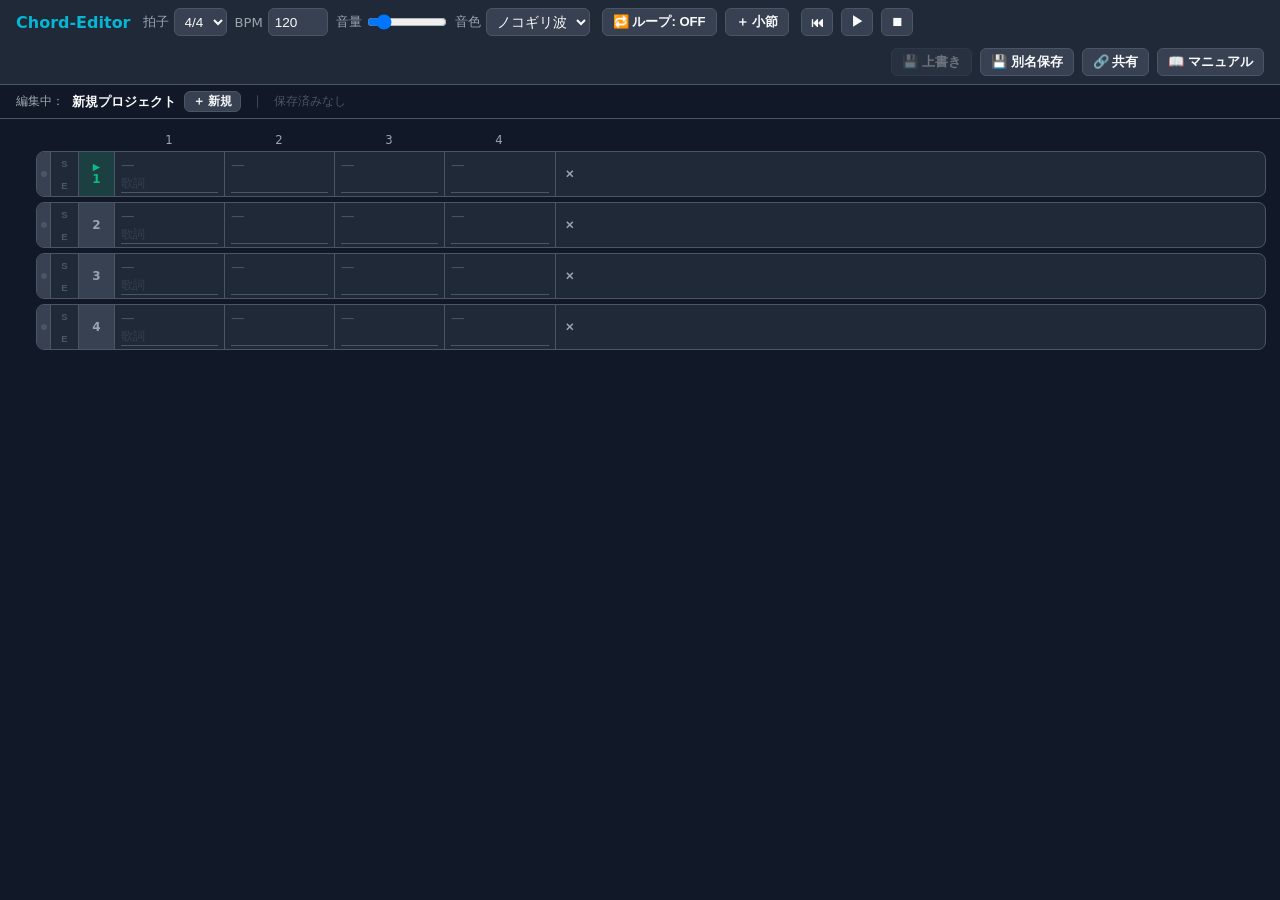
<file: index.html>
<!DOCTYPE html>
<html lang="ja">
<head>
  <meta charset="UTF-8">
  <meta name="viewport" content="width=device-width, initial-scale=1.0">
  <title>Chord-Editor</title>
  <link rel="stylesheet" href="css/style.css">
</head>
<body>
  <!-- ── Main toolbar ── -->
  <header id="toolbar">
    <span class="app-title">Chord-Editor</span>

    <div class="toolbar-group toolbar-settings">
      <label>拍子
        <select id="timeSig">
          <option value="4">4/4</option>
          <option value="3">3/4</option>
        </select>
      </label>
      <label>BPM
        <input type="number" id="bpm" value="120" min="40" max="240">
      </label>
      <label>音量
        <input type="range" id="volume" min="0" max="20" value="3" style="width:80px">
      </label>
      <label>音色
        <select id="timbre">
          <option value="sine">サイン波</option>
          <option value="triangle">三角波</option>
          <option value="sawtooth" selected>ノコギリ波</option>
          <option value="square">矩形波</option>
        </select>
      </label>
    </div>

    <div class="toolbar-group toolbar-loop-group">
      <button id="loopBtn" class="btn-secondary">
        <span class="tb-pc">🔁 <span class="loop-label">ループ: OFF</span></span>
        <span class="tb-mobile">🔁 <span class="loop-label">ループ: OFF</span></span>
      </button>
      <button id="addBarBtn" class="btn-secondary">
        <span class="tb-pc">＋ 小節</span>
        <span class="tb-mobile">小節＋</span>
      </button>
      <button id="undoBtn" class="btn-secondary mobile-only">↩ 元に戻す</button>
    </div>

    <div class="toolbar-group toolbar-play-group">
      <button id="rewindBtn" class="btn-secondary playbar-btn">⏮</button>
      <button id="playBtn"   class="btn-secondary playbar-btn">▶</button>
      <button id="stopBtn"   class="btn-secondary playbar-btn">■</button>
    </div>

    <div class="toolbar-group toolbar-group-right">
      <button id="overwriteBtn" class="btn-secondary" disabled>💾 上書き</button>
      <button id="saveAsBtn"    class="btn-secondary">💾 別名保存</button>
      <button id="shareBtn"     class="btn-secondary">🔗 共有</button>
      <button id="manualBtn"    class="btn-secondary">📖 マニュアル</button>
    </div>
  </header>

  <!-- ── Project list ── -->
  <div id="project-bar">
    <span class="project-bar-label">編集中：</span>
    <span id="current-project-name" class="current-project-name">新規プロジェクト</span>
    <span id="dirty-indicator" class="dirty-indicator" style="display:none">●</span>
    <button id="newProjectBtn" class="btn-secondary btn-xs">＋ 新規</button>
    <span class="project-bar-sep">｜</span>
    <div id="project-list"></div>
  </div>

  <!-- ── Context toolbar (shown when bars selected) ── -->
  <div id="context-toolbar" class="hidden">
    <span id="ctx-label"></span>
    <button id="ctx-copy"      class="btn-secondary">コピー</button>
    <button id="ctx-paste"     class="btn-secondary">貼り付け</button>
    <button id="ctx-insert"    class="btn-secondary">下に挿入</button>
    <span class="ctx-sep">転調（選択）：</span>
    <button id="ctx-t-up"      class="btn-secondary">＋1半音</button>
    <button id="ctx-t-down"    class="btn-secondary">－1半音</button>
    <span class="ctx-sep">転調（全体）：</span>
    <button id="ctx-t-all-up"  class="btn-secondary">＋1半音</button>
    <button id="ctx-t-all-down" class="btn-secondary">－1半音</button>
    <button id="ctx-deselect"  class="btn-secondary">選択解除</button>
  </div>

  <!-- ── Main layout ── -->
  <div id="layout">
    <div id="grid-wrapper">
      <div id="beat-header"></div>
      <div id="grid"></div>
    </div>

    <div id="resize-handle"></div>

    <!-- ── Chord panel ── -->
    <aside id="chord-panel" class="hidden">
      <div id="panel-header">
        <span id="panel-title">コード選択</span>
        <div id="key-selector">
          <label>キー
            <select id="keyRoot">
              <option value="">—</option>
              <option>C</option><option>C#</option><option>D</option>
              <option>D#</option><option>E</option><option>F</option>
              <option>F#</option><option>G</option><option>G#</option>
              <option>A</option><option>A#</option><option>B</option>
            </select>
            <select id="keyMode">
              <option value="major">長調</option>
              <option value="minor">短調</option>
            </select>
          </label>
        </div>
        <button id="close-panel">✕</button>
      </div>

      <!-- タップ中のコード/音を大きく表示 -->
      <div id="active-chord-display-wrap">
        <div id="active-chord-display"></div>
        <span id="chord-confirm-hint" class="chord-confirm-hint">ダブルタップまたは「×」をタップで確定</span>
        <div id="octave-control">
          <span class="octave-label">オクターブ</span>
          <button id="oct-up" class="oct-btn">＋</button>
          <button id="oct-down" class="oct-btn">－</button>
        </div>
      </div>

      <div id="piano-wrap">
        <div id="piano"></div>
        <div id="piano-note-label">—</div>
      </div>

      <div class="cell-actions">
        <button id="rest-btn"  class="action-btn rest-btn">∅ 休符（無音）</button>
        <button id="clear-btn" class="action-btn clear-btn">— クリア（前のコードが続く）</button>
      </div>

      <section class="panel-section">
<div id="matrix-wrap">
          <div id="matrix-header"></div>
          <div id="matrix-body"></div>
        </div>
      </section>

      <section class="panel-section" id="bass-section">
        <h4>オンコード <span class="section-hint">（/ベース音）</span></h4>
        <div id="bass-list"></div>
        <button id="clear-bass" class="btn-small">ベース音クリア</button>
      </section>

      <section class="panel-section" id="theory-section" style="display:none">
<p id="theory-text"></p>
      </section>
    </aside>
  </div>

  <!-- ── Manual modal ── -->
  <div id="manual-overlay" class="manual-overlay hidden">
    <div id="manual-modal" class="manual-modal">
      <button id="manual-close" class="manual-close">✕</button>
      <h2>📖 操作マニュアル</h2>
      <div class="manual-grid">

        <div class="manual-item">
          <h3>🎵 キー・調の設定</h3>
          <p>パネル上部の「キー」セレクターでキーと調を設定します。コードボタンの色が濃いほど、理論的に自然なコードです。</p>
        </div>

        <div class="manual-item">
          <h3>🎹 コードの入力</h3>
          <p>譜面を<span class="pc-word">クリック</span><span class="mobile-word">タップ</span>するとパネルが開きます。コードボタンを<span class="pc-word">クリック</span><span class="mobile-word">タップ</span>している間プレビュー音が鳴ります。</p>
        </div>

        <div class="manual-item">
          <h3>🎹 単音プレビュー</h3>
          <p>パネルの鍵盤を押している間、その音が鳴ります。</p>
        </div>

        <div class="manual-item">
          <h3>🎸 オンコード（分数コード）</h3>
          <p>「オンコード」欄でベース音を選択してからコードを選択すると <code>C/E</code> のような分数コードになります。</p>
        </div>

        <div class="manual-item">
          <h3>▶ 再生・ループ</h3>
          <p>上部の ▶ で頭から再生。各小節左端の番号を<span class="pc-word">クリック</span><span class="mobile-word">タップ</span>するとその小節から再生します。<code>S</code>/<code>E</code> ボタンでループ範囲を設定できます。</p>
        </div>

        <div class="manual-item">
          <h3>📋 小節の選択・コピペ・転調</h3>
          <p>各小節左端の ● を<span class="pc-word">クリック</span><span class="mobile-word">タップ</span>して小節を選択できます（複数可）。選択範囲の転調（半音単位）、コピー＆貼り付けができます。</p>
        </div>

        <div class="manual-item">
          <h3>💾 プロジェクト管理</h3>
          <p>未保存の変更がある場合、プロジェクト名の横に <span style="color:#f59e0b;font-weight:700">●</span> が表示されます。🔗 共有ボタンで現在の状態をURLとしてコピーできます。</p>
        </div>

        <div class="manual-item manual-item-full pc-only">
          <h3>⌨️ ショートカット</h3>
          <div class="shortcut-row">
            <span><kbd>Ctrl+Z</kbd> 取り消し</span>
            <span><kbd>Ctrl+S</kbd> 上書き保存</span>
            <span><kbd>Ctrl+C</kbd> コピー</span>
            <span><kbd>Ctrl+V</kbd> 貼り付け</span>
          </div>
        </div>

      </div>
    </div>
  </div>

  <script src="js/theory.js"></script>
  <script src="js/audio.js"></script>
  <script src="js/app.js"></script>
</body>
</html>
</file>
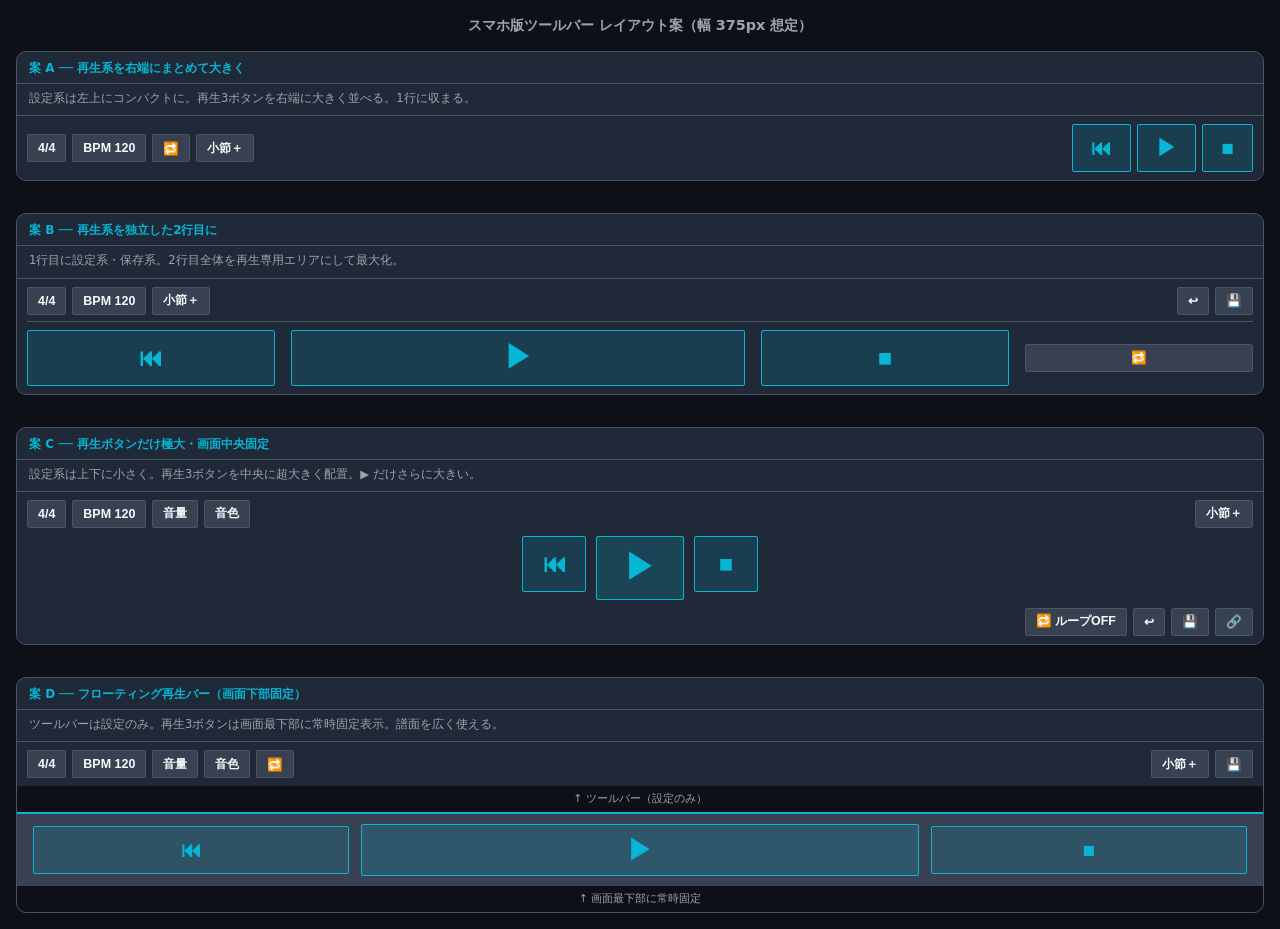
<file: proposals/mobile-toolbar.html>
<!DOCTYPE html>
<html lang="ja">
<head>
  <meta charset="UTF-8">
  <meta name="viewport" content="width=device-width, initial-scale=1.0">
  <title>モバイルツールバー案</title>
  <style>
    *, *::before, *::after { box-sizing: border-box; margin: 0; padding: 0; }
    :root {
      --bg: #111827; --bg2: #1f2937; --bg3: #374151;
      --border: #4b5563; --text: #f9fafb; --text-muted: #9ca3af;
      --accent: #06b6d4;
    }
    body { font-family: 'Segoe UI', system-ui, sans-serif; background: #0d1117; color: var(--text); padding: 16px; display: flex; flex-direction: column; gap: 32px; }
    h1 { font-size: 0.9rem; color: var(--text-muted); text-align: center; margin-bottom: -16px; }
    .case { background: var(--bg2); border: 1px solid var(--border); border-radius: 10px; overflow: hidden; }
    .case-label { font-size: 0.75rem; color: var(--accent); font-weight: 700; padding: 8px 12px 6px; border-bottom: 1px solid var(--border); }
    .case-desc  { font-size: 0.72rem; color: var(--text-muted); padding: 6px 12px 8px; border-bottom: 1px solid var(--border); line-height: 1.5; }
    .toolbar { background: var(--bg2); padding: 8px 10px; display: flex; align-items: center; gap: 6px; flex-wrap: wrap; }
    button { cursor: pointer; border: none; border-radius: 2px; font-weight: 600; transition: opacity 0.15s; white-space: nowrap; background: var(--bg3); color: var(--text); border: 1px solid var(--border); }
    .btn-sm  { height: 28px; padding: 0 10px; font-size: 0.78rem; }
    .btn-lg  { height: 48px; padding: 0 18px; font-size: 1.3rem; }
    .btn-xl  { height: 56px; padding: 0 20px; font-size: 1.5rem; }
    .btn-play { background: rgba(6,182,212,0.15); border-color: var(--accent); color: var(--accent); }
    .spacer { flex: 1; }
    .row { display: flex; align-items: center; gap: 6px; width: 100%; }
    .row-top { border-bottom: 1px solid var(--border); padding-bottom: 6px; margin-bottom: 2px; }

    /* ── 案A: 再生系を右端にまとめて大きく ── */
    .a-wrap { display: flex; align-items: center; gap: 6px; width: 100%; flex-wrap: wrap; }

    /* ── 案B: 再生系を独立した行に ── */

    /* ── 案C: 再生系を中央に固定・超大きく ── */
    .c-center { display: flex; justify-content: center; gap: 10px; width: 100%; padding: 4px 0; }
  </style>
</head>
<body>

<h1>スマホ版ツールバー レイアウト案（幅 375px 想定）</h1>

<!-- ── 案 A ── -->
<div class="case">
  <div class="case-label">案 A ── 再生系を右端にまとめて大きく</div>
  <div class="case-desc">設定系は左上にコンパクトに。再生3ボタンを右端に大きく並べる。1行に収まる。</div>
  <div class="toolbar">
    <button class="btn-sm">4/4</button>
    <button class="btn-sm">BPM 120</button>
    <button class="btn-sm">🔁</button>
    <button class="btn-sm">小節＋</button>
    <div class="spacer"></div>
    <button class="btn-lg btn-play">⏮</button>
    <button class="btn-lg btn-play">▶</button>
    <button class="btn-lg btn-play">■</button>
  </div>
</div>

<!-- ── 案 B ── -->
<div class="case">
  <div class="case-label">案 B ── 再生系を独立した2行目に</div>
  <div class="case-desc">1行目に設定系・保存系。2行目全体を再生専用エリアにして最大化。</div>
  <div class="toolbar" style="flex-direction: column; gap: 6px;">
    <div class="row row-top">
      <button class="btn-sm">4/4</button>
      <button class="btn-sm">BPM 120</button>
      <button class="btn-sm">小節＋</button>
      <div class="spacer"></div>
      <button class="btn-sm">↩</button>
      <button class="btn-sm">💾</button>
    </div>
    <div class="row" style="justify-content: center; gap: 16px;">
      <button class="btn-xl btn-play" style="flex:1">⏮</button>
      <button class="btn-xl btn-play" style="flex:2; font-size:1.8rem">▶</button>
      <button class="btn-xl btn-play" style="flex:1">■</button>
      <button class="btn-sm" style="flex:1">🔁</button>
    </div>
  </div>
</div>

<!-- ── 案 C ── -->
<div class="case">
  <div class="case-label">案 C ── 再生ボタンだけ極大・画面中央固定</div>
  <div class="case-desc">設定系は上下に小さく。再生3ボタンを中央に超大きく配置。▶ だけさらに大きい。</div>
  <div class="toolbar" style="flex-direction: column; gap: 4px;">
    <div class="row">
      <button class="btn-sm">4/4</button>
      <button class="btn-sm">BPM 120</button>
      <button class="btn-sm">音量</button>
      <button class="btn-sm">音色</button>
      <div class="spacer"></div>
      <button class="btn-sm">小節＋</button>
    </div>
    <div class="c-center">
      <button class="btn-xl btn-play" style="width:64px">⏮</button>
      <button class="btn-play" style="width:88px; height:64px; font-size:2rem; border-radius:2px; border:1px solid var(--accent); background:rgba(6,182,212,0.2); color:var(--accent)">▶</button>
      <button class="btn-xl btn-play" style="width:64px">■</button>
    </div>
    <div class="row" style="justify-content: flex-end;">
      <button class="btn-sm">🔁 ループOFF</button>
      <button class="btn-sm">↩</button>
      <button class="btn-sm">💾</button>
      <button class="btn-sm">🔗</button>
    </div>
  </div>
</div>

<!-- ── 案 D ── -->
<div class="case">
  <div class="case-label">案 D ── フローティング再生バー（画面下部固定）</div>
  <div class="case-desc">ツールバーは設定のみ。再生3ボタンは画面最下部に常時固定表示。譜面を広く使える。</div>
  <div class="toolbar">
    <button class="btn-sm">4/4</button>
    <button class="btn-sm">BPM 120</button>
    <button class="btn-sm">音量</button>
    <button class="btn-sm">音色</button>
    <button class="btn-sm">🔁</button>
    <div class="spacer"></div>
    <button class="btn-sm">小節＋</button>
    <button class="btn-sm">💾</button>
  </div>
  <div style="background:#0d1117; padding: 6px 10px; font-size:0.68rem; color:var(--text-muted); text-align:center;">
    ↑ ツールバー（設定のみ）
  </div>
  <div style="background:var(--bg3); border-top: 2px solid var(--accent); padding: 10px 16px; display:flex; gap:12px; justify-content:center; align-items:center;">
    <button class="btn-lg btn-play" style="flex:1">⏮</button>
    <button class="btn-play" style="flex:2; height:52px; font-size:1.6rem; border-radius:2px; border:1px solid var(--accent); background:rgba(6,182,212,0.2); color:var(--accent)">▶</button>
    <button class="btn-lg btn-play" style="flex:1">■</button>
  </div>
  <div style="background:#0d1117; padding: 6px 10px; font-size:0.68rem; color:var(--text-muted); text-align:center;">
    ↑ 画面最下部に常時固定
  </div>
</div>

</body>
</html>
</file>
<file: css/style.css>
/* ── Reset & Base ── */
*, *::before, *::after { box-sizing: border-box; margin: 0; padding: 0; }

:root {
  --bg: #111827;
  --bg2: #1f2937;
  --bg3: #374151;
  --border: #4b5563;
  --text: #f9fafb;
  --text-muted: #9ca3af;
  --accent: #06b6d4;
  --accent-dim: #0e7490;
  --rest: #f59e0b;
  --playhead: #10b981;
  --selected: #7c3aed;
}

body {
  font-family: 'Segoe UI', system-ui, sans-serif;
  background: var(--bg);
  color: var(--text);
  height: 100vh;
  display: flex;
  flex-direction: column;
  overflow: hidden;
}

/* ── Toolbar ── */
#toolbar {
  display: flex;
  align-items: center;
  gap: 12px;
  padding: 8px 16px;
  background: var(--bg2);
  border-bottom: 1px solid var(--border);
  flex-shrink: 0;
  flex-wrap: wrap;
}

.app-title {
  font-size: 1rem;
  font-weight: 700;
  color: var(--accent);
  white-space: nowrap;
}

.toolbar-group {
  display: flex;
  align-items: center;
  gap: 8px;
}
.toolbar-group-right { margin-left: auto; }

label {
  display: flex;
  align-items: center;
  gap: 5px;
  font-size: 0.82rem;
  color: var(--text-muted);
}

input[type="number"] {
  width: 60px;
  background: var(--bg3);
  border: 1px solid var(--border);
  color: var(--text);
  border-radius: 6px;
  padding: 3px 6px;
  font-size: 0.85rem;
}

select {
  background: var(--bg3);
  border: 1px solid var(--border);
  color: var(--text);
  border-radius: 6px;
  padding: 3px 6px;
  font-size: 0.85rem;
}

button {
  cursor: pointer;
  border: none;
  border-radius: 6px;
  padding: 5px 12px;
  font-size: 0.82rem;
  font-weight: 600;
  transition: opacity 0.15s;
  white-space: nowrap;
}

/* ── ツールバー要素高さ統一 ── */
#toolbar button {
  height: 28px;
  padding: 0 10px;
  box-sizing: border-box;
  display: inline-flex;
  align-items: center;
  justify-content: center;
}
#toolbar select,
#toolbar input[type="number"] {
  height: 28px;
  padding: 4px 6px;
  box-sizing: border-box;
}
#toolbar label {
  height: 28px;
  align-items: center;
}
/* アイコンボタンは幅を揃える */
#rewindBtn, #playBtn, #stopBtn { width: 32px; padding: 0; }
#stopBtn { font-size: 1.05rem; }
button:disabled { opacity: 0.35; cursor: default; }
button:hover:not(:disabled) { opacity: 0.82; }

.btn-primary  { background: var(--accent); color: #000; }
.btn-secondary { background: var(--bg3); color: var(--text); border: 1px solid var(--border); }

/* ── Project bar ── */
#project-bar {
  display: flex;
  align-items: center;
  gap: 8px;
  padding: 5px 16px;
  background: var(--bg);
  border-bottom: 1px solid var(--border);
  flex-shrink: 0;
  min-height: 34px;
  flex-wrap: wrap;
}
.project-bar-label    { font-size: 0.78rem; color: var(--text-muted); white-space: nowrap; }
.current-project-name { font-size: 0.82rem; font-weight: 700; color: var(--text); white-space: nowrap; }
.dirty-indicator      { font-size: 0.70rem; color: #f59e0b; margin-left: -4px; }
.project-bar-sep      { color: var(--border); font-size: 0.8rem; margin: 0 2px; }
.btn-xs               { font-size: 0.72rem; padding: 2px 8px; }
#project-list { display: flex; gap: 6px; flex-wrap: wrap; }
.project-item { display: flex; align-items: center; }
.project-load-btn {
  background: var(--bg2);
  border: 1px solid var(--border);
  color: var(--text);
  border-radius: 6px 0 0 6px;
  padding: 0 10px;
  height: 24px;
  font-size: 0.78rem;
  display: inline-flex;
  align-items: center;
}
.project-del-btn {
  background: var(--bg2);
  border: 1px solid var(--border);
  border-left: none;
  color: var(--text-muted);
  border-radius: 0 6px 6px 0;
  padding: 0 7px;
  height: 24px;
  font-size: 0.72rem;
  display: inline-flex;
  align-items: center;
}
.project-del-btn:hover { color: #ef4444; }
.no-projects { font-size: 0.75rem; color: var(--border); }

/* ── Context toolbar ── */
#context-toolbar {
  display: flex;
  align-items: center;
  gap: 6px;
  padding: 5px 16px;
  background: rgba(124,58,237,0.12);
  border-bottom: 1px solid var(--selected);
  flex-shrink: 0;
  flex-wrap: wrap;
}
#context-toolbar.hidden { display: none; }
#ctx-label { font-size: 0.8rem; color: var(--selected); font-weight: 600; margin-right: 4px; }
.ctx-sep { font-size: 0.75rem; color: var(--text-muted); margin: 0 4px; }

/* ── Layout ── */
#layout {
  display: flex;
  flex: 1;
  overflow: hidden;
}

#resize-handle {
  width: 5px;
  flex-shrink: 0;
  background: var(--border);
  cursor: col-resize;
  transition: background 0.15s;
  display: none;
}
#resize-handle.visible { display: block; }
#resize-handle:hover,
#resize-handle.dragging { background: var(--accent); }

#grid-wrapper {
  flex: 1;
  overflow: auto;
  padding: 14px;
}

/* ── Beat header ── */
#beat-header {
  display: flex;
  align-items: center;
  margin-bottom: 4px;
}
.bar-outer-spacer{ width: 22px; flex-shrink: 0; }
.bar-sel-spacer  { width: 14px; flex-shrink: 0; }
.bar-loop-spacer { width: 28px; flex-shrink: 0; }
.bar-num-spacer  { width: 36px; flex-shrink: 0; }
.bar-ctrl-spacer { width: 28px; flex-shrink: 0; }
.beat-header-cell {
  width: 110px;
  flex-shrink: 0;
  text-align: center;
  font-size: 0.73rem;
  color: var(--text-muted);
}

/* ── Grid ── */
#grid { display: flex; flex-direction: column; gap: 5px; }

/* ── Section markers ── */
.bar-outer {
  position: relative;
  padding-left: 22px; /* narrow left margin — just enough for ▶ */
}

/* Add button: no background, sits in the gap between bars */
.section-add-btn {
  display: none;
  position: absolute;
  left: 2px;
  top: 0;                    /* top edge = midpoint of the gap between bars */
  transform: translateY(-50%);
  background: none;
  border: none;
  color: var(--accent);
  font-size: 0.65rem;
  padding: 2px;
  cursor: pointer;
  z-index: 10;
  line-height: 1;
  opacity: 0.8;
}
.bar-outer:hover .section-add-btn { display: inline-flex; align-items: center; }
.section-add-btn:hover { opacity: 1; }

/* Active section tag: block element above bar-row, takes vertical space */
.section-tag {
  display: flex;
  align-items: center;
  gap: 6px;
  padding: 5px 4px 5px 0;
  border-bottom: 2px solid var(--accent);
  margin-bottom: 4px;
}
.section-name-input {
  background: transparent;
  border: none;
  color: var(--accent);
  font-size: 0.78rem;
  font-weight: 700;
  width: 100px;
  padding: 0 2px;
  outline: none;
}
.section-name-input:focus { border-bottom: 1px dashed var(--accent); }
.section-del-btn {
  background: transparent;
  border: none;
  color: var(--text-muted);
  font-size: 0.68rem;
  padding: 0 2px;
  cursor: pointer;
  line-height: 1;
}
.section-del-btn:hover { color: #ef4444; }

.bar-row {
  display: flex;
  align-items: stretch;
  background: var(--bg2);
  border: 1px solid var(--border);
  border-radius: 8px;
  overflow: hidden;
  transition: border-color 0.1s;
}
.bar-row.bar-selected { border-color: var(--selected); background: rgba(124,58,237,0.08); }

/* Selection toggle */
.bar-sel-btn {
  width: 14px;
  flex-shrink: 0;
  background: var(--bg3);
  border-right: 1px solid var(--border);
  cursor: pointer;
  display: flex;
  align-items: center;
  justify-content: center;
  transition: background 0.1s;
}
.bar-sel-btn::after { content: ''; width: 6px; height: 6px; border-radius: 50%; background: var(--border); }
.bar-sel-btn.active { background: rgba(124,58,237,0.3); }
.bar-sel-btn.active::after { background: var(--selected); }
.bar-sel-btn:hover { background: var(--border); }

/* Loop start/end flags */
.bar-loop-flags {
  width: 28px;
  flex-shrink: 0;
  display: flex;
  flex-direction: column;
  border-right: 1px solid var(--border);
}
.loop-flag-btn {
  flex: 1;
  padding: 0;
  font-size: 0.60rem;
  font-weight: 800;
  border: none;
  border-radius: 0;
  background: transparent;
  color: var(--border);
  cursor: pointer;
  letter-spacing: 0;
  transition: background 0.1s, color 0.1s;
}
.loop-flag-btn:hover { background: var(--bg3); color: var(--text-muted); }
.loop-flag-s.active { background: rgba(16,185,129,0.25); color: var(--playhead); }
.loop-flag-e.active { background: rgba(239,68,68,0.20);  color: #ef4444; }

.bar-label {
  width: 36px;
  flex-shrink: 0;
  display: flex;
  flex-direction: column;
  align-items: center;
  justify-content: center;
  font-size: 0.75rem;
  color: var(--text-muted);
  background: var(--bg3);
  border-right: 1px solid var(--border);
  font-weight: 700;
  cursor: pointer;
  line-height: 1.2;
  transition: background 0.1s;
}
.bar-label:hover { background: var(--border); }
.bar-label-start { color: var(--playhead); background: rgba(16,185,129,0.15); }
.bar-label-play { font-size: 0.6rem; line-height: 1; }

.beat-cell {
  min-width: 110px;
  width: auto;
  flex-shrink: 0;
  display: flex;
  flex-direction: column;
  padding: 3px 6px 3px 6px;
  cursor: pointer;
  border-right: 1px solid var(--border);
  transition: background 0.1s;
  min-height: 40px;
  position: relative;
}
.beat-cell:last-of-type { border-right: none; }
.beat-cell:hover { background: var(--bg3); }
.beat-cell.selected { background: rgba(124,58,237,0.22); outline: 2px solid var(--selected); outline-offset: -2px; }
.beat-cell.playhead { background: rgba(16,185,129,0.18); outline: 2px solid var(--playhead); outline-offset: -2px; }

.chord-display {
  font-size: 0.90rem;
  font-weight: 700;
  min-height: 20px;
  display: flex;
  align-items: center;
  gap: 5px;
  white-space: nowrap;
}
.chord-display.has-chord { color: var(--accent); }
.chord-display.rest      { color: var(--rest); }
.chord-display.empty     { color: var(--border); font-weight: 400; font-size: 0.85rem; }

.roman-numeral {
  font-size: 0.68rem;
  color: var(--text-muted);
  letter-spacing: 0.01em;
  pointer-events: none;
  white-space: nowrap;
  flex-shrink: 0;
}

.lyric-input {
  margin-top: auto;
  background: transparent;
  border: none;
  border-bottom: 1px solid var(--border);
  color: var(--text-muted);
  font-size: 0.73rem;
  width: 100%;
  min-width: 0;
  outline: none;
  padding: 1px 0;
  field-sizing: content; /* Chrome 123+: input expands with content */
}
.lyric-input:focus { border-bottom-color: var(--accent); color: var(--text); }
.lyric-input::placeholder { color: var(--bg3); }

.bar-del-btn {
  width: 28px;
  flex-shrink: 0;
  background: transparent;
  color: var(--text-muted);
  font-size: 0.7rem;
  padding: 0;
  border: none;
  border-left: 1px solid var(--border);
  border-radius: 0;
  align-self: stretch;
}
.bar-del-btn:hover { background: rgba(239,68,68,0.2); color: #ef4444; }

/* ── Chord Panel ── */
#chord-panel {
  width: 720px;
  flex-shrink: 0;
  background: var(--bg2);
  border-left: 1px solid var(--border);
  display: flex;
  flex-direction: column;
  overflow-y: auto;
  padding: 14px;
  gap: 10px;
}
#chord-panel.hidden { display: none; }

#panel-header { display: flex; align-items: center; gap: 10px; }
#panel-title  { font-weight: 700; font-size: 0.92rem; color: var(--accent); white-space: nowrap; }
#key-selector { display: flex; align-items: center; gap: 6px; flex: 1; padding: 0; justify-content: flex-end; }
#key-selector label { font-size: 0.82rem; color: var(--text-muted); gap: 6px; }
#close-panel  { background: transparent; color: var(--text-muted); font-size: 1rem; padding: 3px 7px; border: 1px solid var(--border); flex-shrink: 0; }

.cell-actions { display: flex; gap: 5px; }
.action-btn {
  flex: 1; padding: 7px 8px; background: var(--bg3);
  border: 1px solid var(--border); border-radius: 6px;
  font-size: 0.78rem; text-align: left;
}
.action-btn.rest-btn  { color: var(--rest); }
.action-btn.clear-btn { color: var(--text-muted); }

.panel-section h4 {
  font-size: 0.75rem;
  text-transform: uppercase;
  letter-spacing: 0.07em;
  color: var(--text-muted);
  margin-bottom: 7px;
}
.section-hint { font-size: 0.68rem; text-transform: none; letter-spacing: 0; color: var(--border); }

/* Key selector is now inline inside #panel-header — styles defined there */

/* Piano keyboard */
#piano-wrap {
  background: var(--bg3);
  border: 1px solid var(--border);
  border-radius: 8px;
  padding: 10px 10px 6px;
  display: flex;
  flex-direction: column;
  align-items: center;
  gap: 5px;
}
#piano { position: relative; user-select: none; }
.piano-key { position: absolute; top: 0; border-radius: 0 0 4px 4px; cursor: pointer; transition: background 0.04s; }
.piano-white { background: #e8e8e8; border: 1px solid #999; border-top: none; }
.piano-white:active, .piano-white.piano-lit { background: var(--accent); }
.piano-black { background: #222; border: 1px solid #000; }
.piano-black:active, .piano-black.piano-lit { background: var(--accent-dim); }
#piano-note-label { font-size: 0.72rem; color: var(--text-muted); letter-spacing: 0.1em; min-height: 15px; }

/* Recommended */
#recommended-list { display: flex; flex-wrap: wrap; gap: 5px; }
.rec-btn {
  background: var(--accent-dim); color: #fff;
  font-size: 0.88rem; padding: 5px 11px;
  border-radius: 20px; font-weight: 700;
}
.rec-btn:hover { background: var(--accent); }

/* Matrix */
#matrix-wrap { overflow-x: auto; overflow-y: visible; -webkit-overflow-scrolling: touch; overscroll-behavior-x: contain; }
@media (max-width: 768px) {
  #matrix-wrap { overflow-x: scroll; scrollbar-width: none; }
  #matrix-wrap::-webkit-scrollbar { display: none; }
  #matrix-scrollbar-track {
    height: 38px;
    background: var(--bg3);
    border-radius: 6px;
    position: relative;
    margin-top: 4px;
    overflow: hidden;
  }
  #matrix-scrollbar-thumb {
    position: absolute;
    top: 4px;
    left: 0;
    height: calc(100% - 8px);
    background: var(--border);
    border-radius: 5px;
    cursor: grab;
    touch-action: none;
  }
  #matrix-scrollbar-thumb:active { background: var(--accent); cursor: grabbing; }
  #active-chord-display { font-size: 1.3rem; }
}
#matrix-header, .matrix-row { display: flex; gap: 2px; margin-bottom: 2px; }
.matrix-corner   { width: 28px; flex-shrink: 0; }
.matrix-col-head { width: 36px; flex-shrink: 0; text-align: center; font-size: 0.63rem; color: var(--text-muted); }
.matrix-row-head { width: 28px; flex-shrink: 0; display: flex; align-items: center; font-size: 0.7rem; color: var(--text-muted); font-weight: 600; }
.matrix-cell {
  width: 36px; height: 28px; flex-shrink: 0;
  border-radius: 4px; font-size: 0.58rem; font-weight: 800;
  padding: 0; border: none; cursor: pointer;
  transition: transform 0.1s;
}
.matrix-cell:hover { transform: scale(1.15); z-index: 1; position: relative; }
@media (pointer: coarse) { .matrix-cell:hover { transform: none; } }

/* Tonal function legend */
#fn-legend { display: flex; align-items: center; gap: 5px; flex-wrap: wrap; margin-top: 5px; font-size: 0.73rem; }
.fn-badge { border: 2px solid; border-radius: 4px; padding: 1px 5px; font-weight: 800; font-size: 0.68rem; }
.fn-name  { color: var(--text-muted); margin-right: 6px; }

/* Bass selector */
#bass-list { display: flex; flex-wrap: wrap; gap: 4px; margin-bottom: 5px; }
.bass-btn {
  padding: 3px 9px; background: var(--bg3); color: var(--text-muted);
  border: 1px solid var(--border); border-radius: 14px; font-size: 0.78rem;
}
.bass-btn.active { background: var(--accent); color: #000; border-color: var(--accent); font-weight: 700; }
.btn-small { font-size: 0.73rem; padding: 3px 9px; background: var(--bg3); color: var(--text-muted); border: 1px solid var(--border); }

/* ── Manual modal ── */
.manual-overlay {
  position: fixed;
  inset: 0;
  background: rgba(0,0,0,0.65);
  z-index: 1000;
  display: flex;
  align-items: center;
  justify-content: center;
}
.manual-overlay.hidden { display: none; }

.manual-modal {
  background: var(--bg2);
  border: 1px solid var(--border);
  border-radius: 12px;
  width: min(860px, 94vw);
  max-height: 90vh;
  overflow-y: auto;
  padding: 20px 26px 22px;
  position: relative;
  color: var(--text);
}
.manual-modal h2 {
  font-size: 1rem;
  font-weight: 800;
  color: var(--accent);
  margin-bottom: 14px;
  padding-right: 28px;
}
.manual-grid {
  display: grid;
  grid-template-columns: 1fr 1fr;
  gap: 10px 20px;
}
.manual-item { }
.manual-item-full { grid-column: 1 / -1; }
.manual-modal h3 {
  font-size: 0.80rem;
  font-weight: 700;
  color: var(--accent);
  margin: 0 0 4px;
  border-bottom: 1px solid var(--border);
  padding-bottom: 2px;
}
.manual-modal p  { font-size: 0.80rem; line-height: 1.6; margin: 0; }
.manual-modal ul { font-size: 0.80rem; line-height: 1.6; padding-left: 16px; margin: 0; }
.manual-modal li { margin-bottom: 1px; }
.manual-modal code { background: var(--bg3); border-radius: 3px; padding: 1px 5px; font-size: 0.80rem; }
.manual-modal kbd {
  background: var(--bg3);
  border: 1px solid var(--border);
  border-radius: 4px;
  padding: 1px 6px;
  font-size: 0.75rem;
  font-family: monospace;
}
.shortcut-row {
  display: flex;
  gap: 20px;
  flex-wrap: wrap;
  font-size: 0.80rem;
  margin-top: 2px;
}
.shortcut-row span { white-space: nowrap; }

.manual-close {
  position: absolute;
  top: 14px;
  right: 16px;
  background: transparent;
  border: 1px solid var(--border);
  color: var(--text-muted);
  border-radius: 6px;
  padding: 2px 8px;
  font-size: 0.85rem;
  cursor: pointer;
}
.manual-close:hover { color: var(--text); border-color: var(--text-muted); }

.badge {
  display: inline-block;
  border: 2px solid;
  border-radius: 4px;
  padding: 0 5px;
  font-size: 0.72rem;
  font-weight: 800;
  margin-right: 3px;
}
.badge-t  { border-color: #06b6d4; color: #06b6d4; }
.badge-sd { border-color: #10b981; color: #10b981; }
.badge-d  { border-color: #f59e0b; color: #f59e0b; }

/* ── PC/Mobile word switcher ── */
.mobile-word { display: none; }
.mobile-only { display: none !important; }
.tb-mobile   { display: none; }

/* ── Active chord display (above piano) ── */
#active-chord-display-wrap {
  display: flex;
  align-items: center;
  gap: 10px;
  min-height: 2rem;
  flex-wrap: wrap;
}
#octave-control {
  display: flex;
  align-items: center;
  gap: 4px;
  margin-left: auto;
}
.octave-label {
  font-size: 0.68rem;
  color: var(--text-muted);
  user-select: none;
}
.oct-btn {
  width: 26px;
  height: 26px;
  font-size: 0.85rem;
  line-height: 1;
  padding: 0;
  border: 1px solid var(--border);
  border-radius: 5px;
  background: var(--cell-bg);
  color: var(--text);
  cursor: pointer;
  transition: background 0.15s, color 0.15s, box-shadow 0.15s;
}
.oct-btn:hover {
  background: var(--hover-bg);
}
.oct-btn.active {
  background: var(--accent);
  color: #fff;
  border-color: var(--accent);
  box-shadow: inset 0 2px 4px rgba(0,0,0,0.25);
}
.oct-indicator {
  font-size: 0.6rem;
  color: var(--accent);
  margin-left: 2px;
  vertical-align: super;
  line-height: 1;
}
#active-chord-display {
  font-size: 1.6rem;
  font-weight: 900;
  color: var(--accent);
  letter-spacing: 0.04em;
  white-space: nowrap;
}
.chord-confirm-hint {
  display: none;
  font-size: 0.70rem;
  color: var(--text-muted);
  line-height: 1.4;
}

/* ── Touch device ── */
@media (pointer: coarse) {
  .pc-word  { display: none; }
  .mobile-word { display: inline; }
  .pc-only  { display: none !important; }
  /* Touch: always show section add button (no hover on mobile) */
  .section-add-btn { display: inline-flex; align-items: center; font-size: 0.85rem; padding: 4px; }
}

/* ── Mobile ── */
@media (max-width: 768px) {
  /* コードパネルをフルスクリーンオーバーレイに */
  #chord-panel {
    position: fixed;
    inset: 0;
    width: 100% !important;
    max-height: 100dvh;
    border-left: none;
    border-radius: 0;
    z-index: 500;
  }

  /* リサイズハンドルは不要 */
  #resize-handle { display: none !important; }

  /* グリッドを横スクロール可能に（行が切れないよう min-width を確保）*/
  #grid-wrapper { padding: 8px; }
  #beat-header  { min-width: fit-content; }
  #grid         { min-width: fit-content; }
  .bar-row      { min-width: fit-content; }

  /* ── ビートセルをスリムに（375px 幅に4拍が収まるように）── */
  .beat-cell        { width: 70px; min-width: 70px; min-height: 80px; }
  .beat-header-cell { width: 70px; }
  /* 左端の各種スペーサー・ボタンも縮小 */
  .bar-outer-spacer{ width: 22px; }
  .bar-outer { padding-left: 22px; }
  .bar-sel-btn    { width: 28px; }
  .bar-sel-spacer { width: 28px; }
  .bar-loop-flags { width: 52px; }
  .bar-loop-spacer{ width: 52px; }
  .loop-flag-btn  { font-size: 0.80rem; }
  .bar-label      { width: 30px; font-size: 0.68rem; }
  .bar-num-spacer { width: 30px; }
  .bar-del-btn    { width: 22px; }
  .bar-ctrl-spacer{ width: 22px; }
  .chord-display  { font-size: 0.80rem; padding-right: 0; flex-wrap: wrap; align-items: baseline; gap: 2px; }
  .roman-numeral  { font-size: 0.60rem; display: block; width: 100%; }

  /* ── ツールバー: 2段レイアウト ── */
  #toolbar { gap: 6px; padding: 6px 10px; }
  .app-title { font-size: 0.9rem; }
  /* 設定グループをロゴ直下の独立行に */
  .toolbar-settings {
    display: flex;
    flex-wrap: wrap;
    width: 100%;
    gap: 6px;
    order: 1;
    padding-top: 2px;
  }
  .toolbar-settings label { font-size: 0.75rem; }
  .toolbar-settings input[type="number"] { width: 50px; font-size: 0.78rem; }
  .toolbar-settings select { font-size: 0.78rem; }
  .toolbar-settings input[type="range"] { width: 60px; }
  /* タイトルを単独1行目に（order 0） */
  .app-title { width: 100%; order: 0; }
  /* 再生系グループを2行目（settings の後）に */
  #toolbar > .toolbar-group:not(.toolbar-settings) { order: 2; }
  /* ボタンのPC用テキストを隠してモバイル用テキストを表示 */
  .tb-pc     { display: none; }
  .tb-mobile { display: inline; }
  /* 保存系グループを2行目・左詰めに */
  .toolbar-group-right {
    margin-left: 0;
    width: 100%;
    order: 3;
  }
  /* 再生バーを最下段・全幅に */
  .toolbar-loop-group {
    order: 8;
    width: 100%;
  }
  .toolbar-play-group {
    order: 9;
    width: 100%;
    border-top: 1px solid var(--border);
    padding-top: 4px;
  }
  .playbar-btn {
    flex: 1;
    height: 40px;
    font-size: 1.2rem;
    padding: 0 14px;
  }
  /* モバイル専用ボタンを表示 */
  .mobile-only { display: inline-flex !important; align-items: center; }
  .chord-confirm-hint { display: inline; }

  /* パネルの閉じるボタンを押しやすく */
  #close-panel {
    font-size: 1.1rem;
    padding: 6px 14px;
  }

  /* マトリクスセルをモバイルで大きく */
  .matrix-cell { width: 42px; height: 40px; }
  .matrix-col-head { width: 42px; font-size: 0.58rem; }

  /* ── 角張りデザイン ── */
  button { border-radius: 2px !important; }
  select, input[type="number"], input[type="range"] { border-radius: 2px !important; }
  .bar-row      { border-radius: 2px; }
  #piano-wrap   { border-radius: 2px; }
  .matrix-cell  { border-radius: 1px; }
  .bass-btn     { border-radius: 2px; }
  #close-panel  { border-radius: 2px; }
  .action-btn   { border-radius: 2px; }
  .btn-small    { border-radius: 2px; }
  .fn-badge     { border-radius: 2px; }
  #theory-section { border-radius: 2px; }
  .manual-modal { border-radius: 2px; }
  .piano-key    { border-radius: 0 0 2px 2px; }
  .project-load-btn { border-radius: 2px 0 0 2px !important; }
  .project-del-btn  { border-radius: 0 2px 2px 0 !important; }
}

/* Chord analysis tags */
.chord-tag {
  display: inline-block;
  font-size: 0.60rem;
  font-weight: 700;
  padding: 1px 4px;
  border-radius: 3px;
  margin-top: 2px;
  line-height: 1.3;
}
.tag-secd        { background: rgba(245,158,11,0.25); color: #f59e0b; border: 1px solid rgba(245,158,11,0.5); }
.tag-borrowed    { background: rgba(168,85,247,0.25); color: #c084fc; border: 1px solid rgba(168,85,247,0.5); }
.tag-nondiatonic { background: rgba(156,163,175,0.15); color: #9ca3af; border: 1px solid rgba(156,163,175,0.35); }

/* Theory section */
#theory-section { background: rgba(6,182,212,0.07); border: 1px solid var(--accent-dim); border-radius: 8px; padding: 9px 11px; }
#theory-section h4 { color: var(--accent); }
#theory-text { font-size: 0.83rem; color: var(--text); line-height: 1.6; margin-top: 5px; }
</file>
